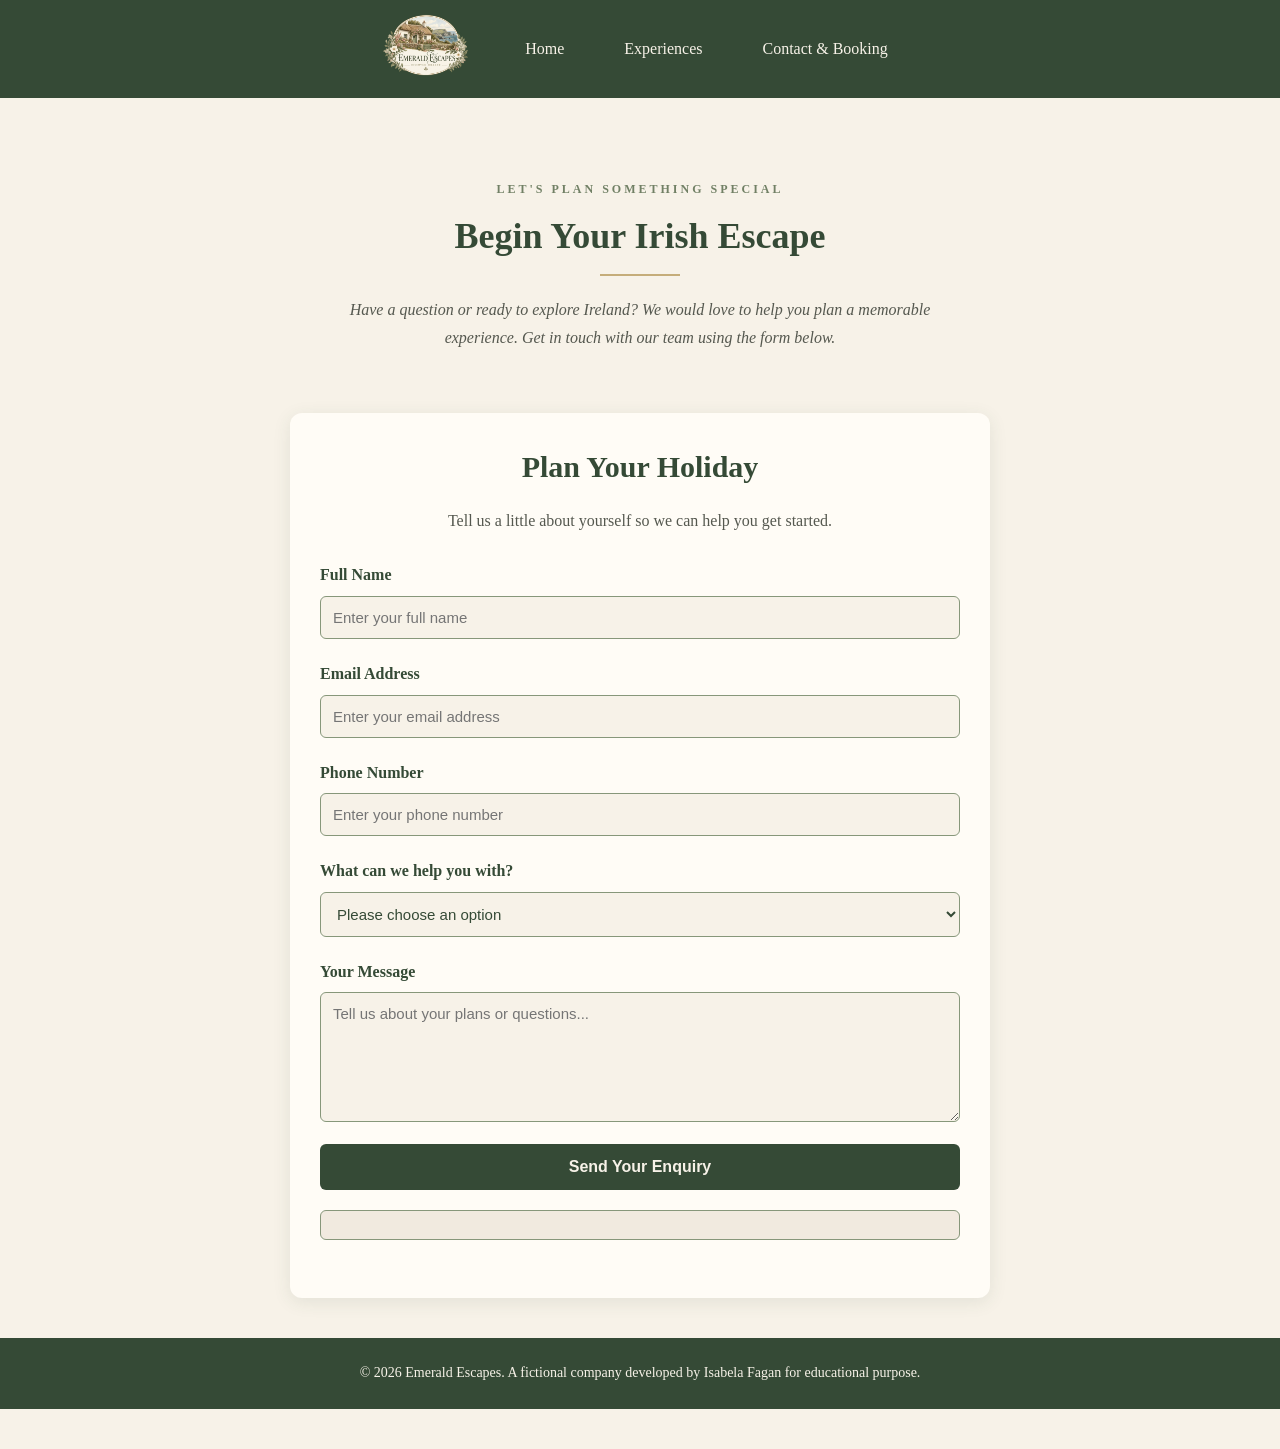
<file: contact/index.html>
<!DOCTYPE html>
<html lang="en">
<head>
    <meta charset="UTF-8">
    <meta name="viewport" content="width=device-width, initial-scale=1.0">
    <title>Contact & Booking | Emerald Escapes</title>
    <link rel="stylesheet" href="../css/style.css">
</head>
<body>
    <header>
    <nav>
        <a href="../index.html" class="logo">
            <img src="../images/emerald-logo.png" alt="Emerald Escapes logo">
        </a>
        <a href="../index.html">Home</a>
        <a href="../experiences/index.html">Experiences</a>
        <a href="index.html">Contact & Booking</a>
    </nav>
</header>
<main>
    <section class="contact-intro">
        <p class="eyebrow">LET'S PLAN SOMETHING SPECIAL</p>
        <h1>Begin Your Irish Escape</h1>
        <p>
            Have a question or ready to explore Ireland?
            We would love to help you plan a memorable experience.
            Get in touch with our team using the form below.
        </p>
    </section>
    
<section class="booking-section">
    <h2>Plan Your Holiday</h2>
    <p>Tell us a little about yourself so we can help you get started.</p>

    <form id="booking-form">
        <div class="form-group">
            <label for="full-name">Full Name</label>
            <input
                type="text"
                id="full-name"
                name="full-name"
                placeholder="Enter your full name"
                required
            >
        </div>
        
        <div class="form-group">
    <label for="email">Email Address</label>
    <input
        type="email"
        id="email"
        name="email"
        placeholder="Enter your email address"
        required
    >
</div>

<div class="form-group">
    <label for="phone">Phone Number</label>
    <input
        type="tel"
        id="phone"
        name="phone"
        placeholder="Enter your phone number"
        pattern="[0-9]{7,15}"
        required
    >
</div>

<div class="form-group">
    <label for="enquiry-type">What can we help you with?</label>
    <select id="enquiry-type" name="enquiry-type" required>
    <option value="">Please choose an option</option>
    <option value="booking">Booking</option>
    <option value="payment">Payment</option>
    <option value="general-information">General Information</option>
    <option value="other">Other</option>
</select>

</div>

<div class="form-group">
    <label for="message">Your Message</label>
    <textarea
        id="message"
        name="message"
        rows="5"
        placeholder="Tell us about your plans or questions..."
        required
        minlength="10"
    ></textarea>
</div>

<button type="submit" class="submit-button">
    Send Your Enquiry
</button>
</form>

<p id="form-feedback" role="status" aria-live="polite"></p>

</section>
</main>

<footer class="site-footer">
    <p>&copy; 2026 Emerald Escapes. A fictional company developed by Isabela Fagan for educational purpose.</p>
</footer>

<script src="../js/script.js"></script>

</body>
</html>
</file>
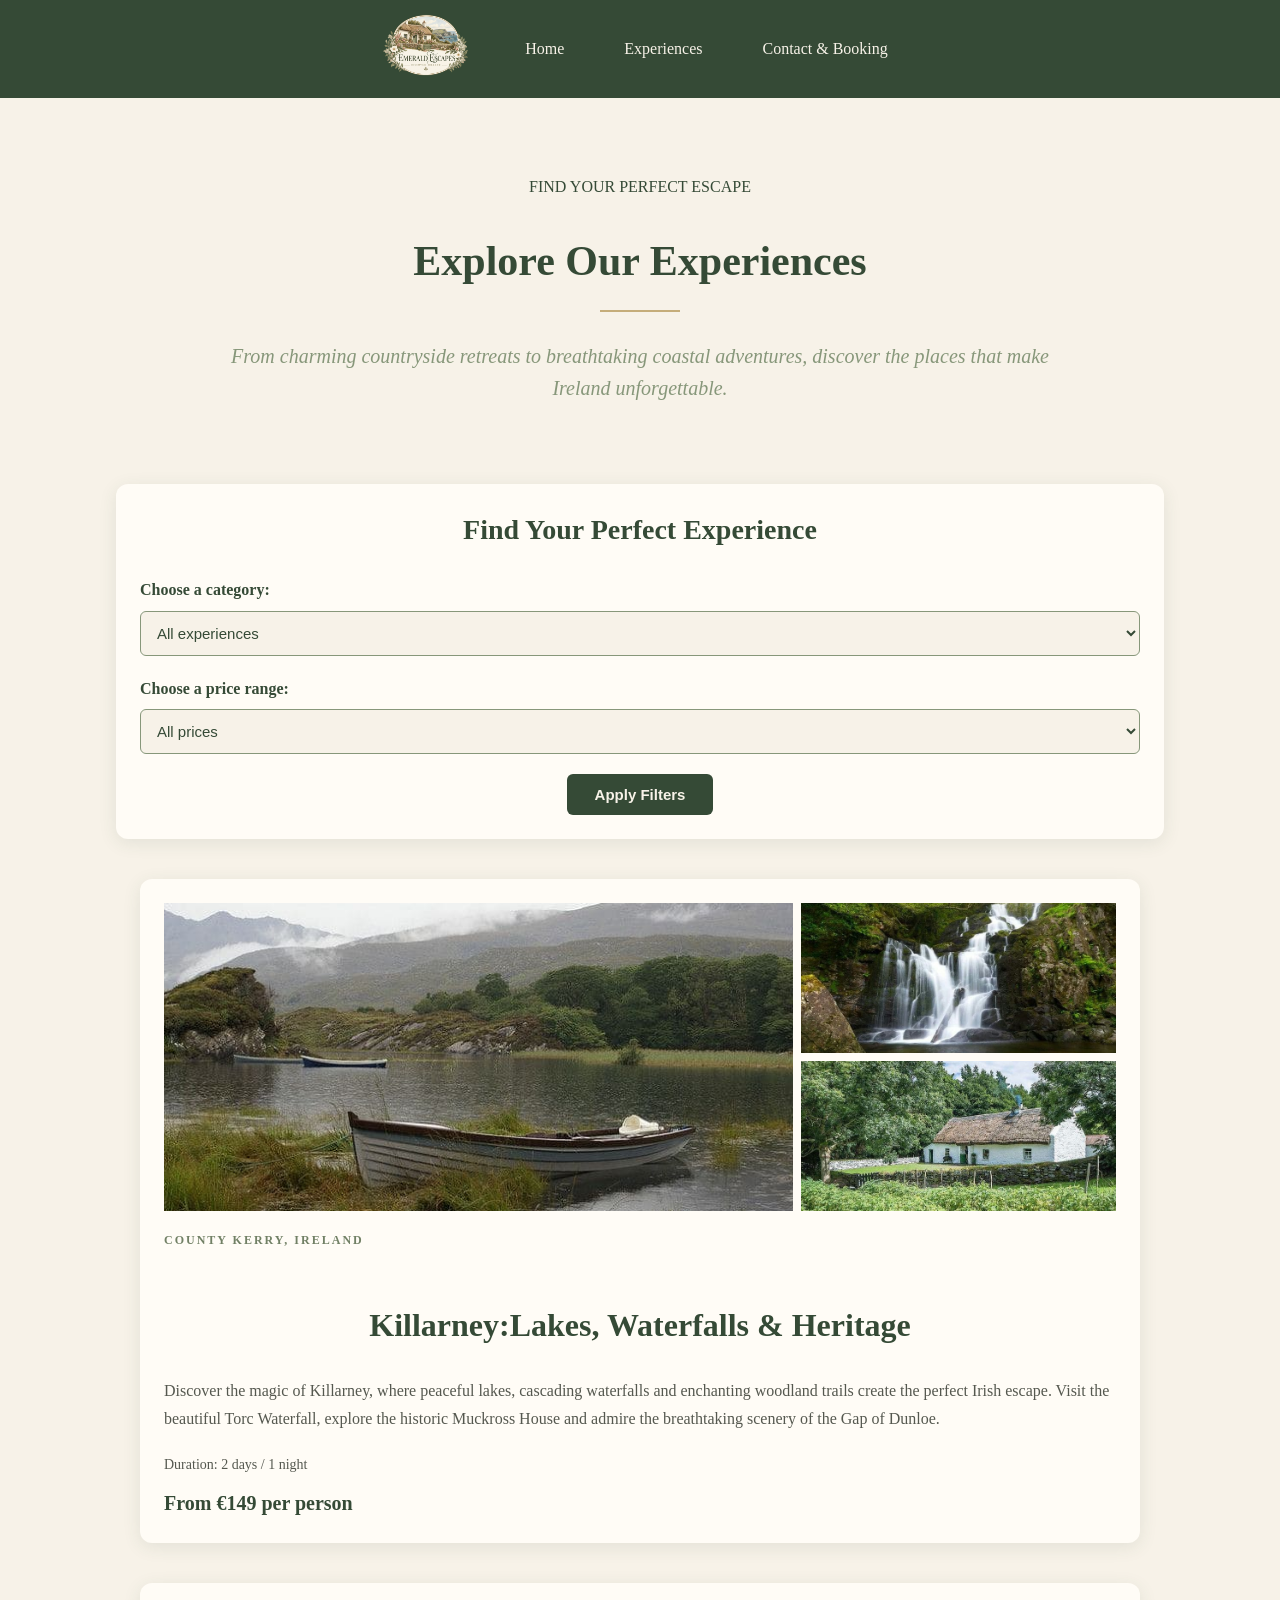
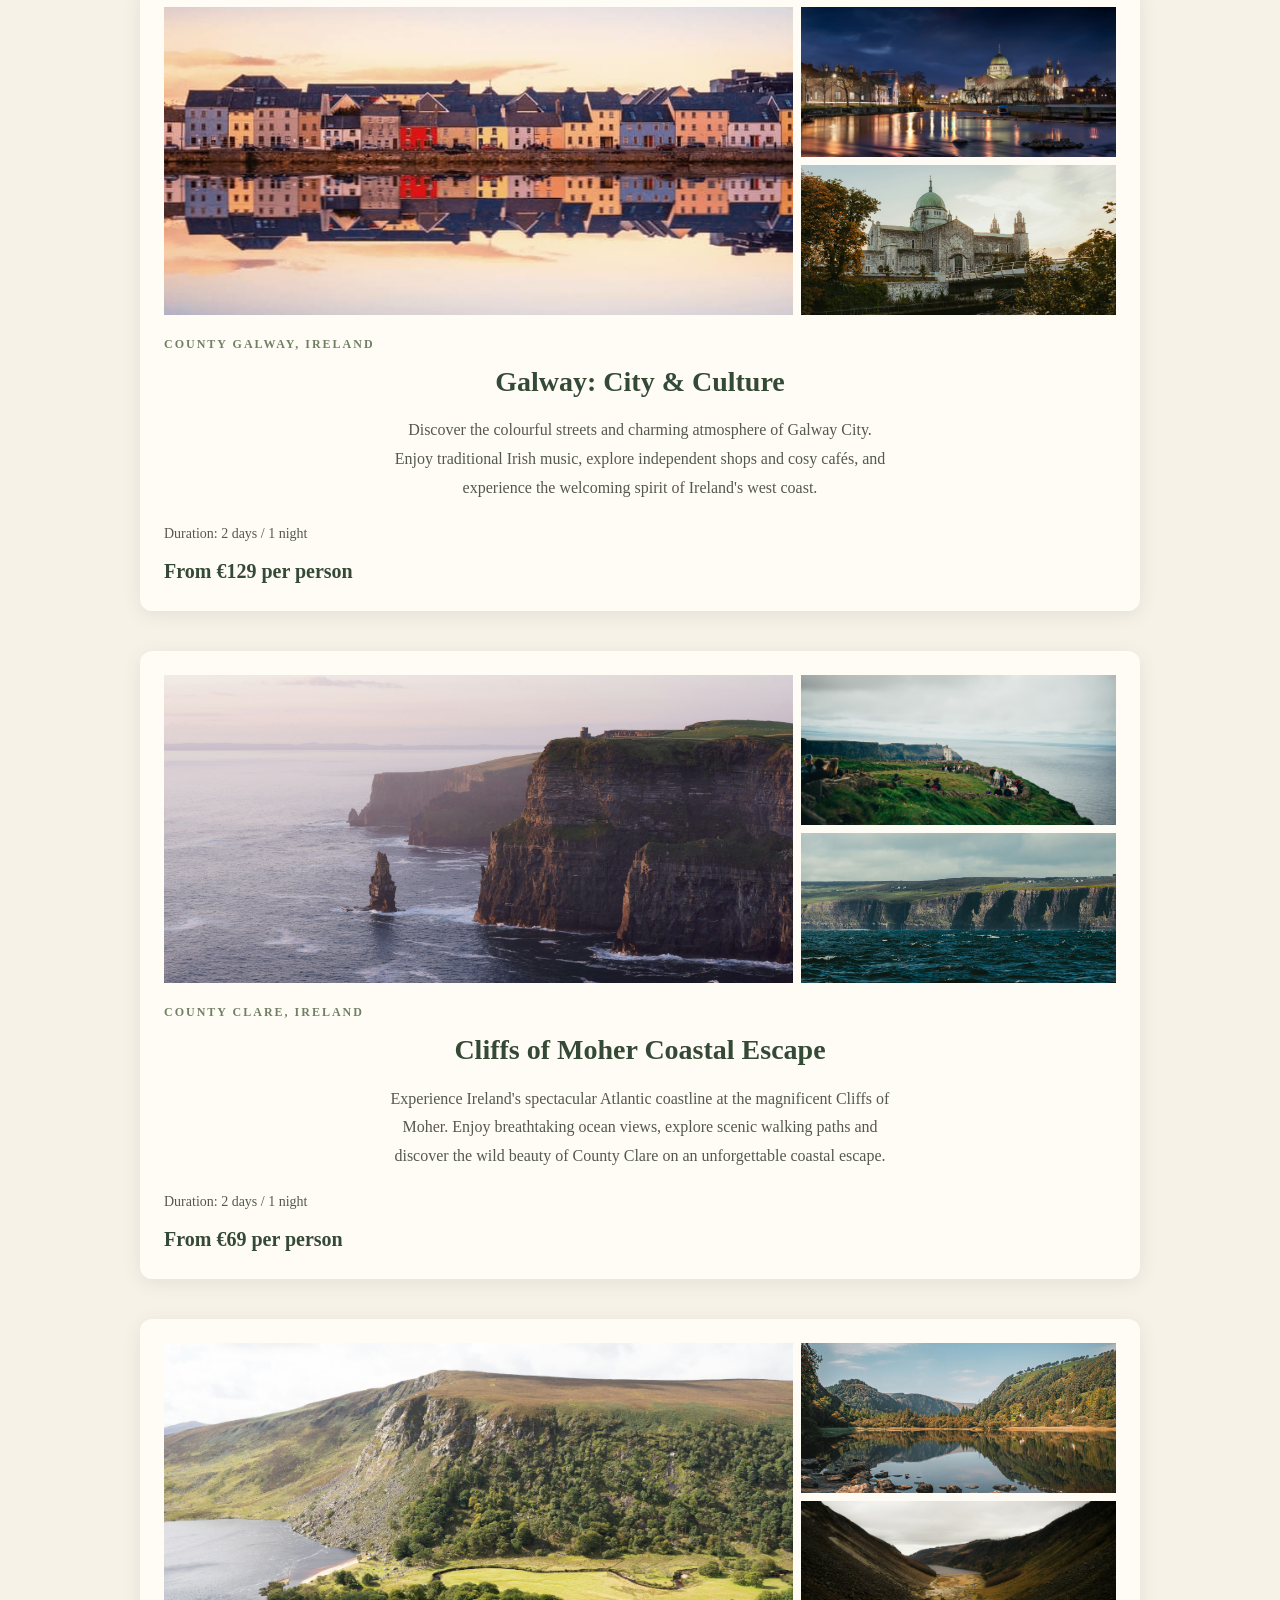
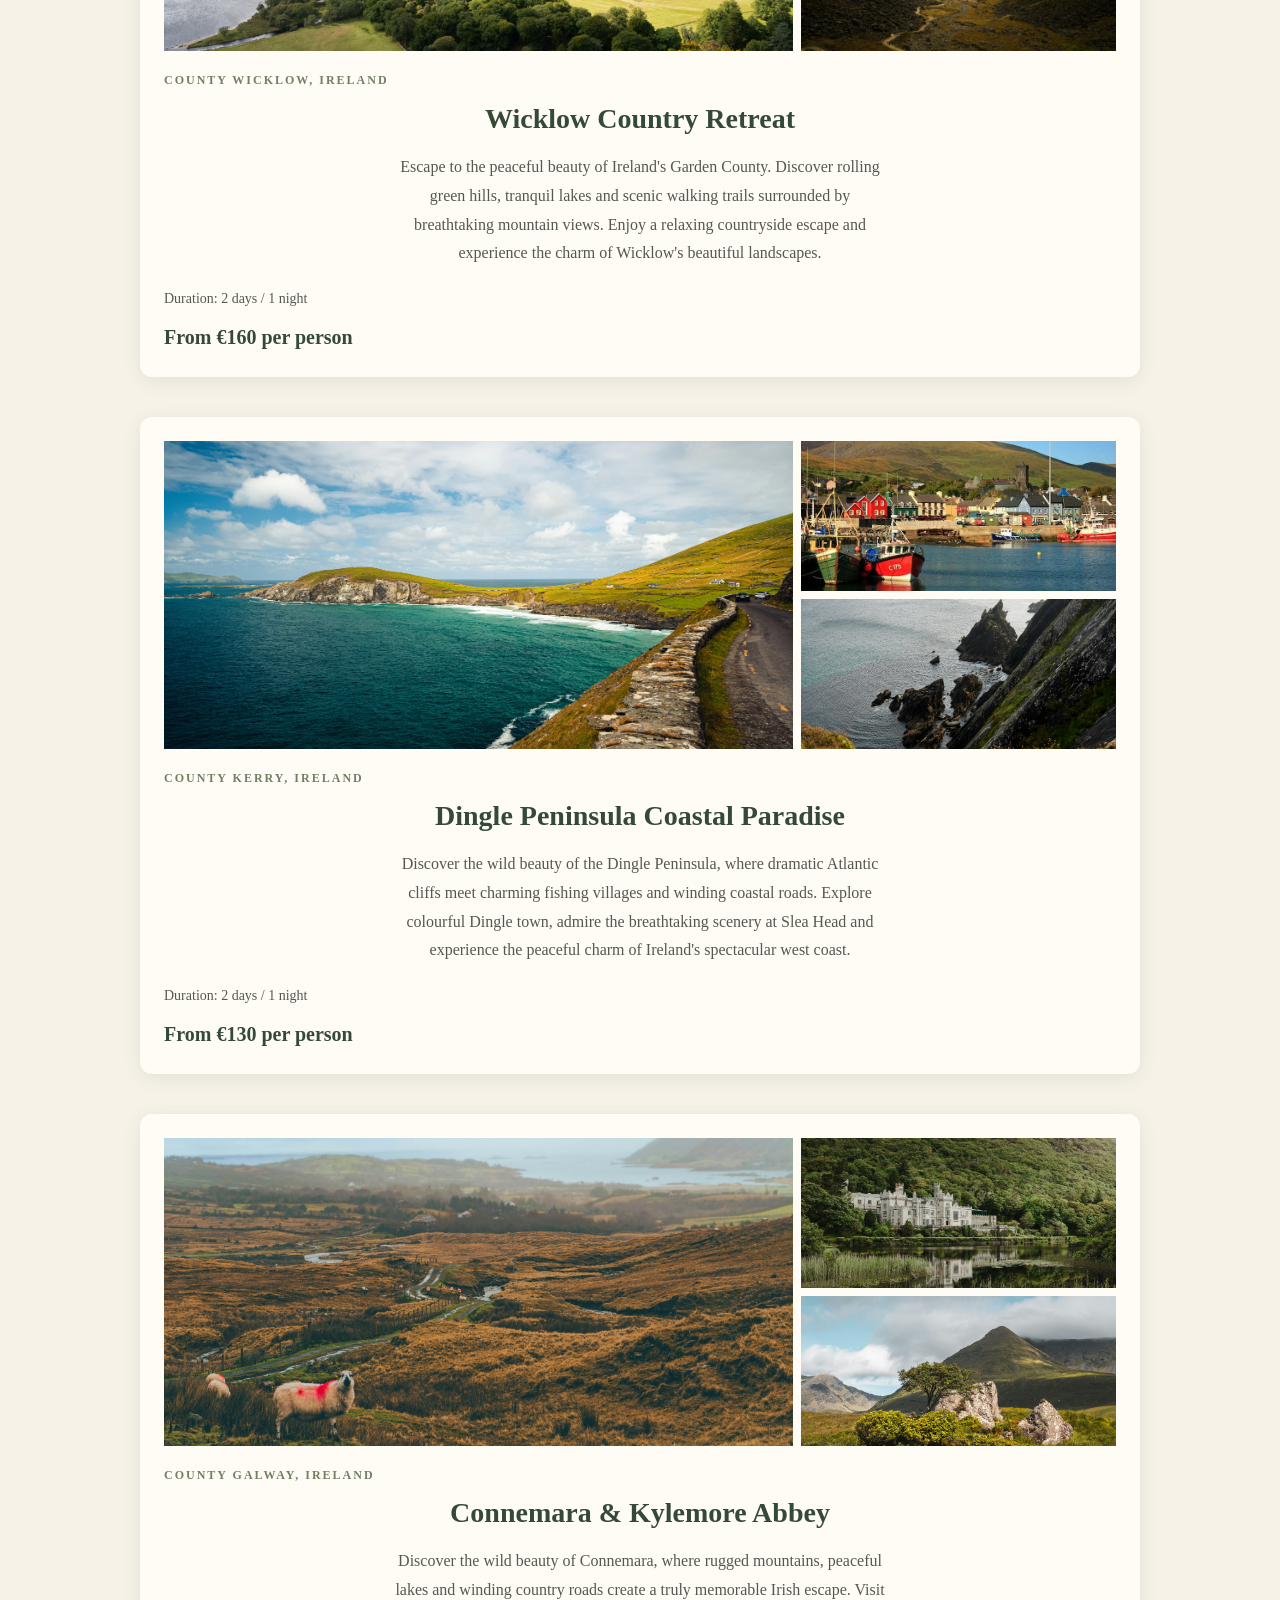
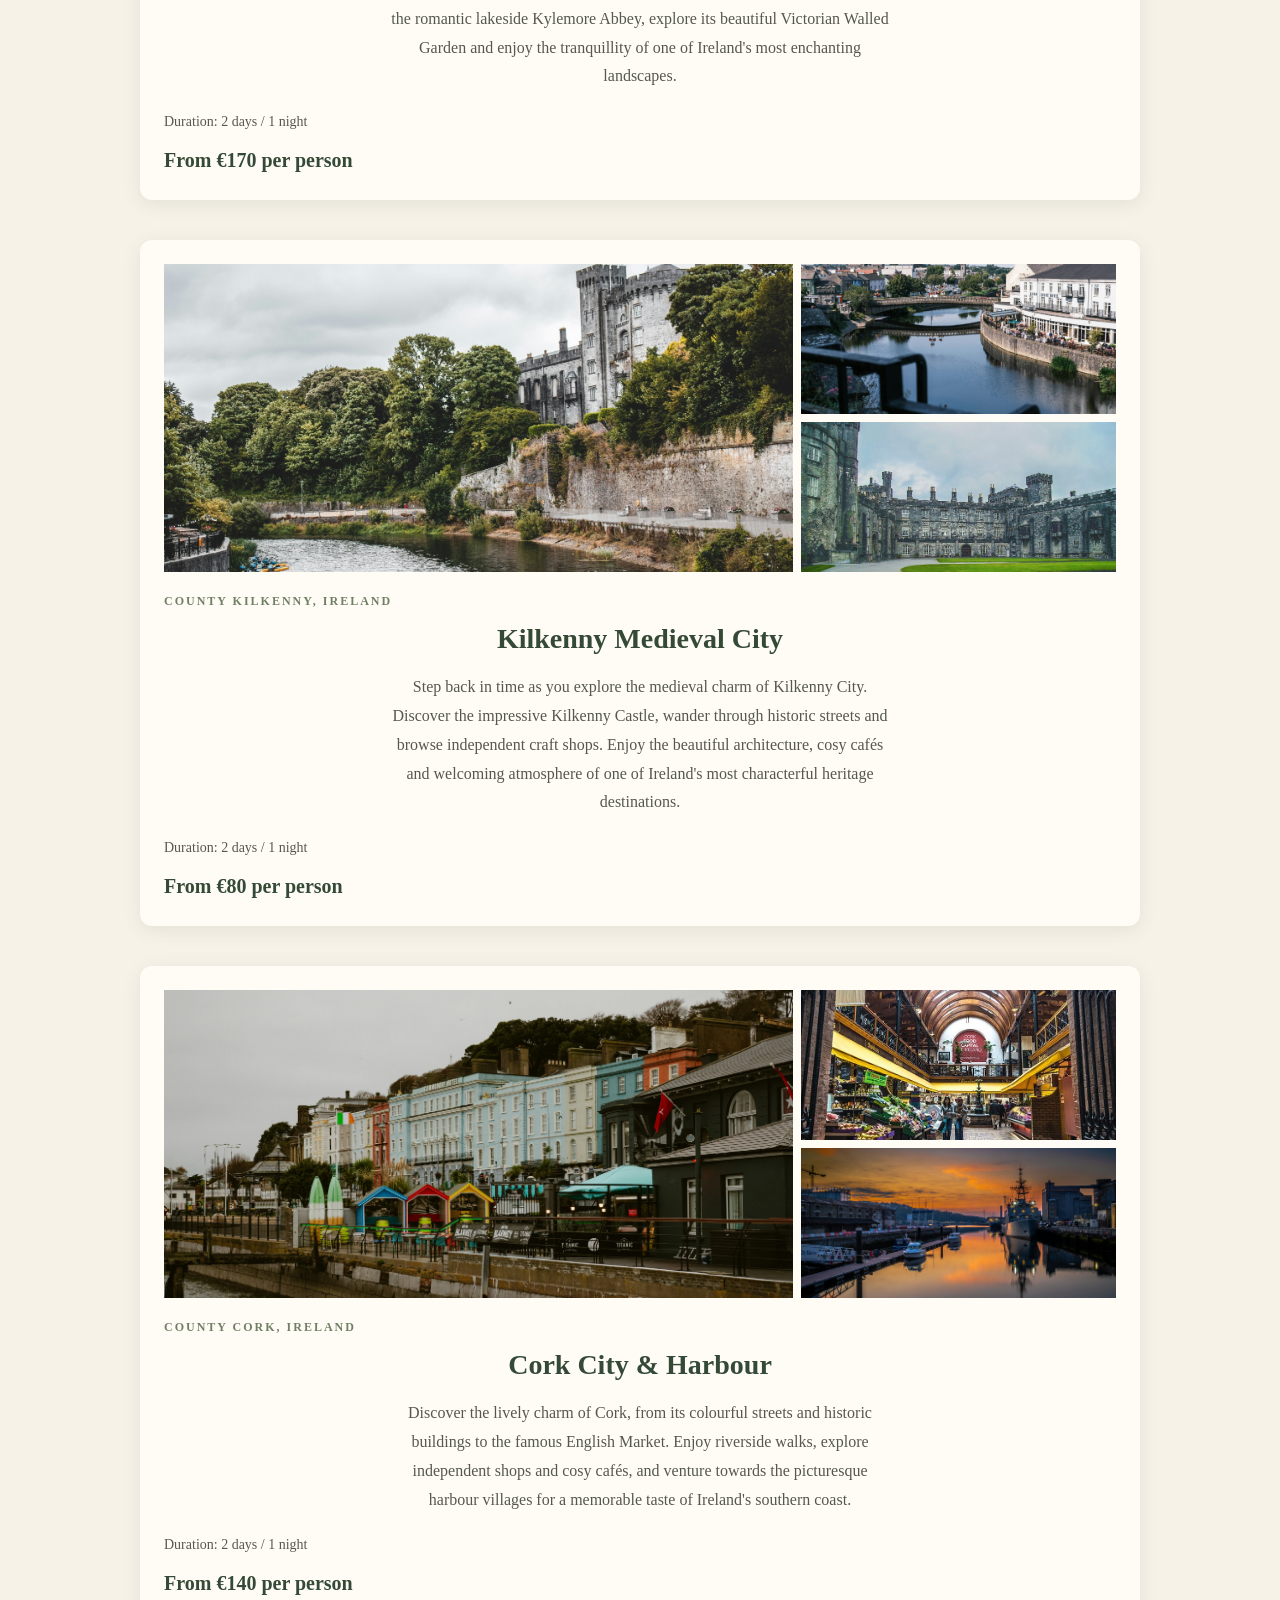
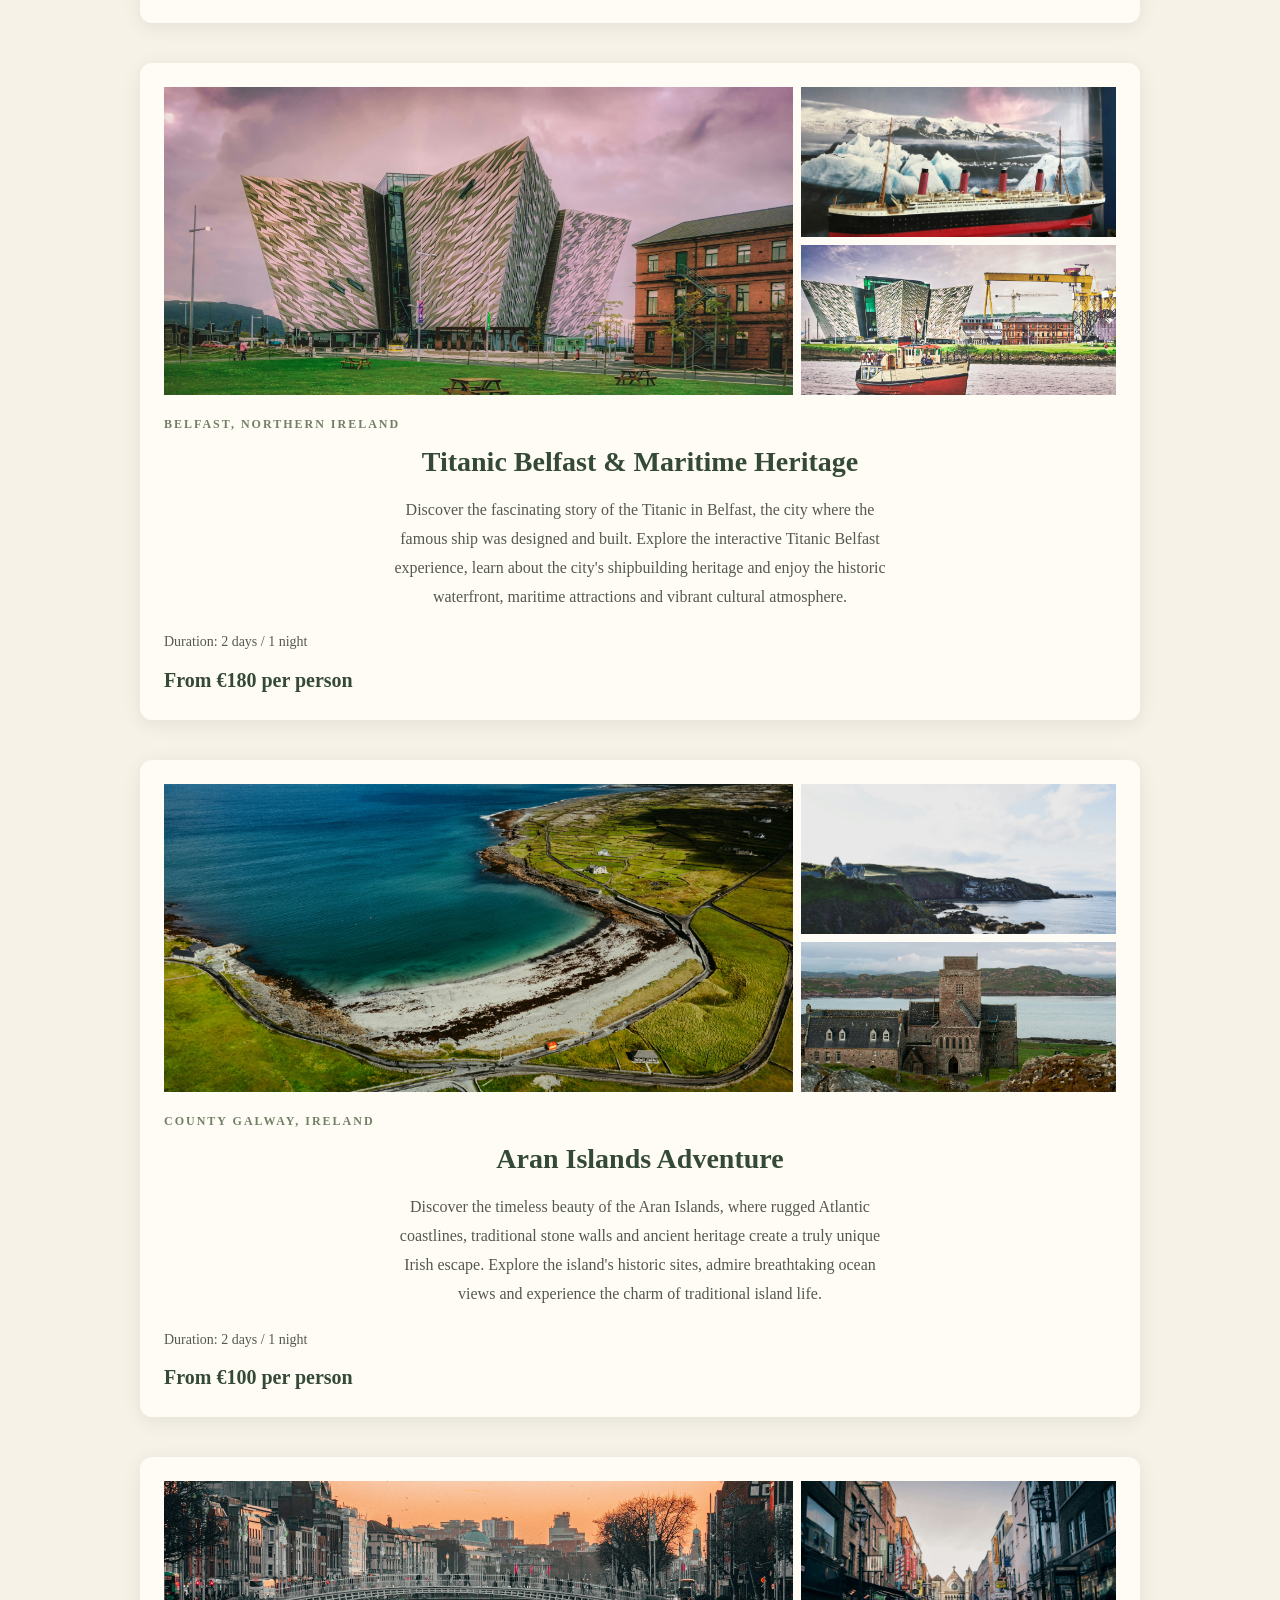
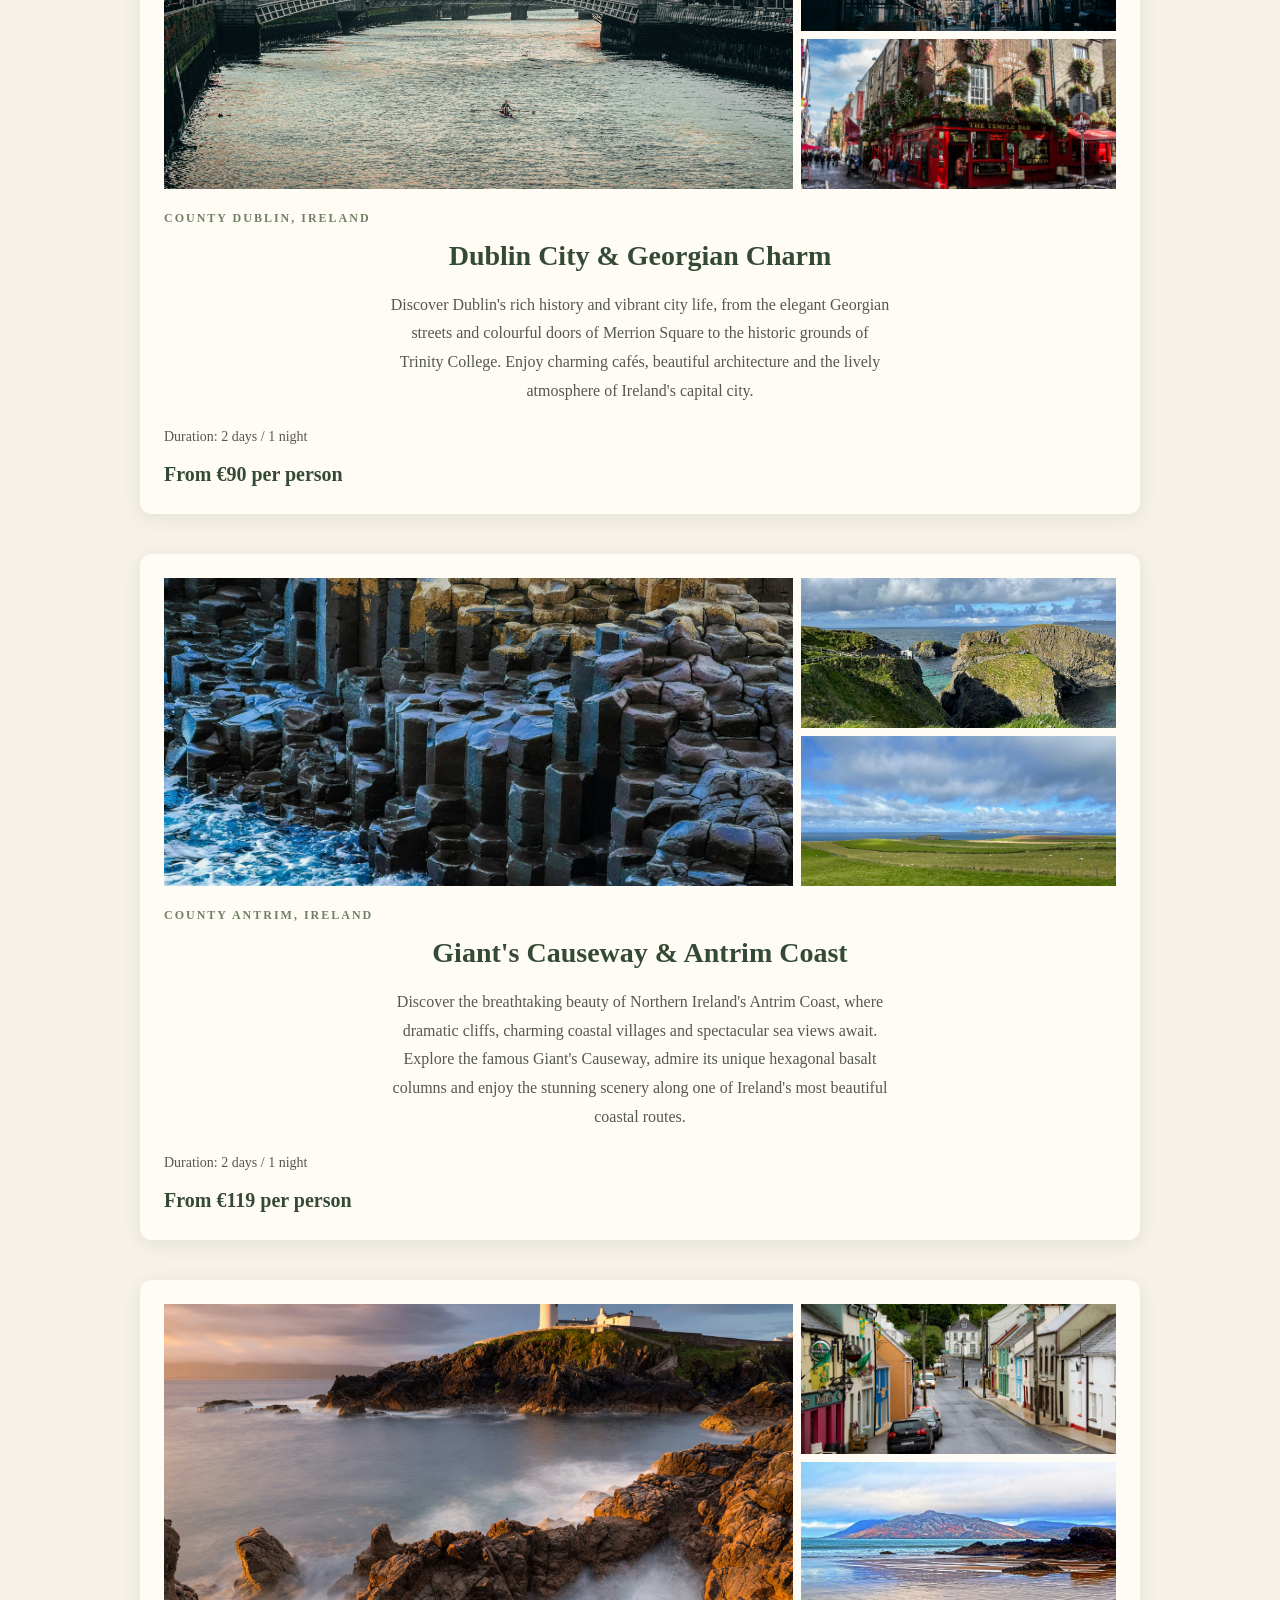
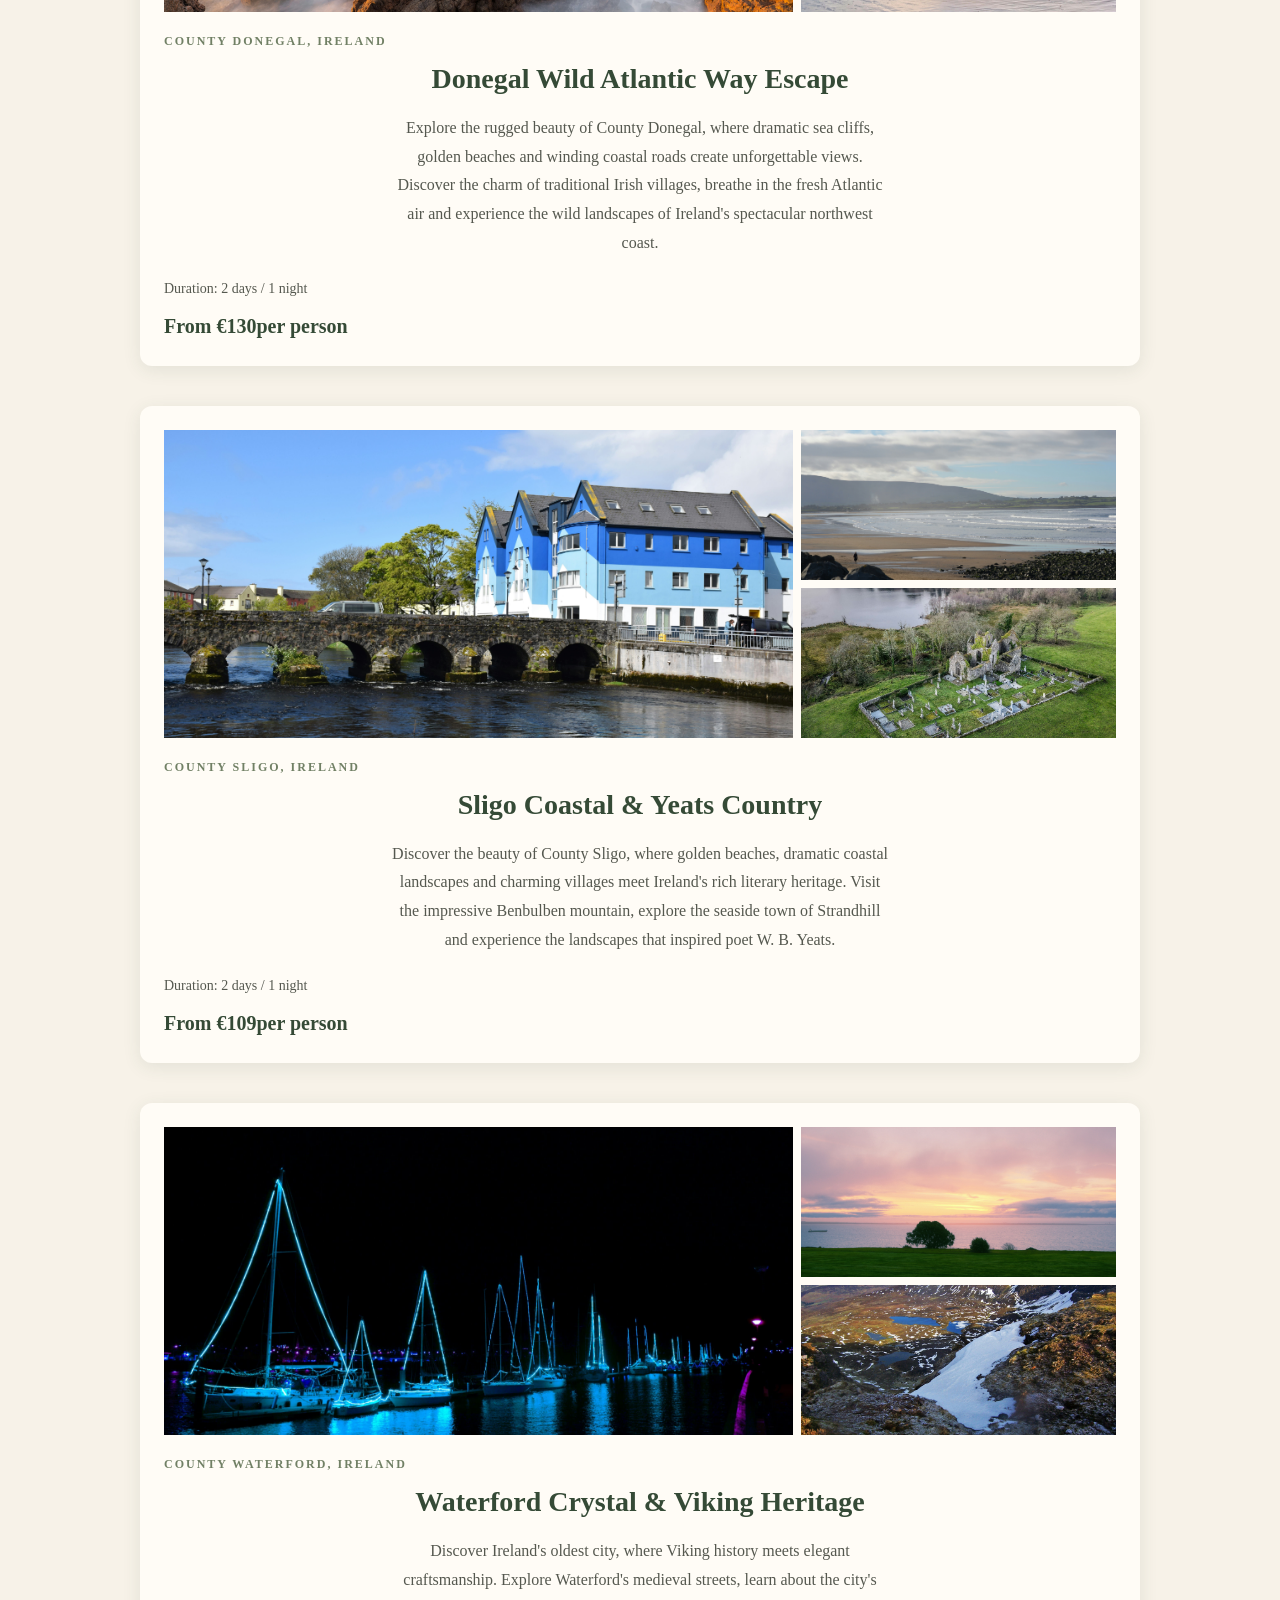
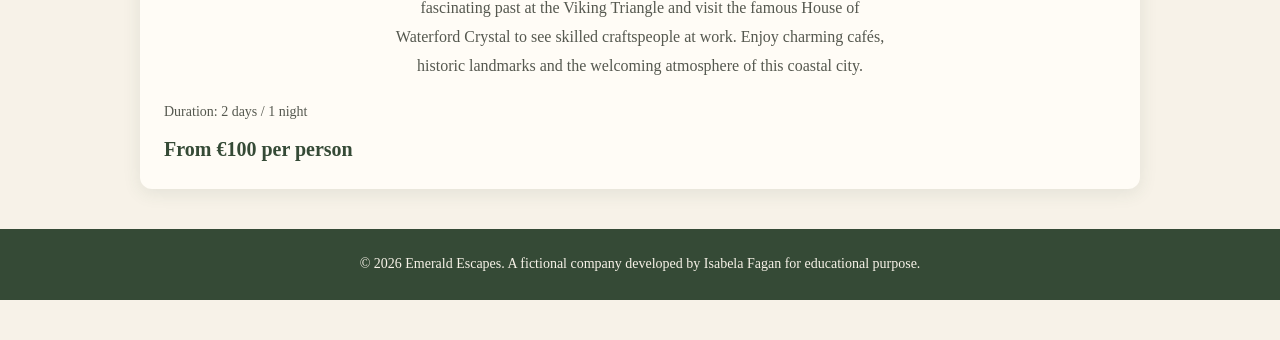
<file: experiences/index.html>
<!DOCTYPE html>
<html lang="en">
    <head>
        <meta charset="UTF-8">
        <meta name="viewport" content="width=device-width, initial-scale=1.0">
        <title>Our Experiences | Emerald Escapes</title>
        <link rel="icon" type="image/png" href="../images/emerald-logo.png">
        <link rel="stylesheet" href="../css/style.css">
    </head>
    <body>

        <nav>
            <a href="../index.html" class="logo">
                <img src="../images/emerald-logo.png" alt="Emerald Escapes - Discover Ireland">
            </a>

            <a href="../index.html">Home</a>
            <a href="index.html">Experiences</a>
            <a href="../contact/index.html">Contact & Booking</a>
        </nav>

        <header class="page-intro">
            <p class="eyebrow">FIND YOUR PERFECT ESCAPE</p>
            <h1>Explore Our Experiences</h1>
            <p>
                From charming countryside retreats to breathtaking coastal adventures,
        discover the places that make Ireland unforgettable.
            </p>
        </header>

        <!-- Destination filters -->
         <section class="destination-filters">
            <h2>Find Your Perfect Experience</h2>

            <div class="filter-group">
                <label for="category-filter">Choose a category:</label>
                
                <select id="category-filter">
                    <option value="all">All experiences</option>
                    <option value="coastal">Coastal escapes</option>
                    <option value="countryside">Countryside retreats</option>
                    <option value="city">City and culture</option>
                    <option value="adventure">Adventure and nature</option>
                </select>
            </div>

            <div class="filter-group">
                <label for="price-filter">Choose a price range:</label>
                
                <select id="price-filter">
                    <option value="all">All prices</option>
                    <option value="under-100">Under €100</option>
                    <option value="100-150">€100–€150</option>
                    <option value="over-150">Over €150</option>
                </select>
            </div>
            <button id="apply-filters" type="button">Apply Filters</button>
        </section>

       <!--Killarney card-->
       
       <div class="destination-card" data-category="countryside" data-price="149">
        
        <div class="destination-gallery">
        <img src="../images/killarney.jpg"
             alt="Torc Waterfall surrounded by lush woodland in Killarney National Park">

        <img src="../images/killarney1.jpg"
             alt="Historic Muckross House and its beautiful gardens in Killarney">

        <img src="../images/killarney3.jpg"
             alt="Scenic mountain landscape at the Gap of Dunloe in County Kerry">
    </div>

    <div class="destination-info">

        <p class="destination-location">COUNTY KERRY, IRELAND</p>

        <h2>Killarney:Lakes, Waterfalls &amp; Heritage</h2>

        <p>
            Discover the magic of Killarney, where peaceful lakes,
            cascading waterfalls and enchanting woodland trails
            create the perfect Irish escape. Visit the beautiful
            Torc Waterfall, explore the historic Muckross House
            and admire the breathtaking scenery of the Gap of Dunloe.
        </p>

        <p class="destination-duration">
            Duration: 2 days / 1 night
        </p>

        <p class="destination-price">
            From €149 per person
        </p>

    </div>
</div>

<!--Galway card-->

<div class="destination-card" data-category="city" data-price="129">

    <div class="destination-gallery">
        <img src="../images/galway.jpg"
             alt="Colourful streets in Galway City">

        <img src="../images/galway1.jpg"
             alt="Night Life">

        <img src="../images/galway2.jpg"
             alt="Scenic views of Galway Cathedral">
    </div>

    <div class="destination-info">

        <p class="destination-location">COUNTY GALWAY, IRELAND</p>

        <h3>Galway: City & Culture</h3>

        <p>
            Discover the colourful streets and charming atmosphere
            of Galway City. Enjoy traditional Irish music, explore
            independent shops and cosy cafés, and experience the
            welcoming spirit of Ireland's west coast.
        </p>

        <p class="destination-duration">
            Duration: 2 days / 1 night
        </p>

        <p class="destination-price">
            From €129 per person
        </p>

    </div>
</div>

<!--Cliffs of Moher card-->

<div class="destination-card" data-category="coastal" data-price="69">

    <div class="destination-gallery">
        <img src="../images/cliffs.jpg"
             alt="Dramatic cliffs overlooking the Atlantic Ocean">

        <img src="../images/cliffs1.jpg"
             alt="Walking path along the Cliffs of Moher">

        <img src="../images/cliffs2.jpg"
             alt="Beautiful coastal views in County Clare">
    </div>

    <div class="destination-info">

        <p class="destination-location">COUNTY CLARE, IRELAND</p>

        <h3>Cliffs of Moher Coastal Escape</h3>

        <p>
            Experience Ireland's spectacular Atlantic coastline at
            the magnificent Cliffs of Moher. Enjoy breathtaking ocean
            views, explore scenic walking paths and discover the wild
            beauty of County Clare on an unforgettable coastal escape.
        </p>

        <p class="destination-duration">
            Duration: 2 days / 1 night
        </p>

        <p class="destination-price">
            From €69 per person
        </p>

    </div>
</div>

<!--Wicklow Card-->

<div class="destination-card" data-category="countryside" data-price="159">

    <div class="destination-gallery">
        <img src="../images/wicklow.jpg"
             alt="Green rolling hills in the Wicklow Mountains">

        <img src="../images/wicklow1.jpg"
             alt="Peaceful lake surrounded by the Wicklow countryside">

        <img src="../images/wicklow2.jpg"
             alt="Scenic walking trail through the Wicklow Mountains">
    </div>

    <div class="destination-info">

        <p class="destination-location">COUNTY WICKLOW, IRELAND</p>

        <h3>Wicklow Country Retreat</h3>

        <p>
            Escape to the peaceful beauty of Ireland's Garden County.
            Discover rolling green hills, tranquil lakes and scenic
            walking trails surrounded by breathtaking mountain views.
            Enjoy a relaxing countryside escape and experience the
            charm of Wicklow's beautiful landscapes.
        </p>

        <p class="destination-duration">
            Duration: 2 days / 1 night
        </p>

        <p class="destination-price">
            From €160 per person
        </p>

    </div>
</div>

<!--Dingle Card-->

<div class="destination-card" data-category="coastal" data-price="139">

    <div class="destination-gallery">
        <img src="../images/dingle.jpg"
             alt="Dramatic coastal scenery along the Dingle Peninsula">

        <img src="../images/dingle1.jpg"
             alt="Colourful traditional buildings in Dingle town">

        <img src="../images/dingle2.jpg"
             alt="Scenic Atlantic coastline near Slea Head in County Kerry">
    </div>

    <div class="destination-info">

        <p class="destination-location">COUNTY KERRY, IRELAND</p>

        <h3>Dingle Peninsula Coastal Paradise</h3>

        <p>
             Discover the wild beauty of the Dingle Peninsula, where
             dramatic Atlantic cliffs meet charming fishing villages
             and winding coastal roads. Explore colourful Dingle town,
             admire the breathtaking scenery at Slea Head and experience
             the peaceful charm of Ireland's spectacular west coast.
        </p>

        <p class="destination-duration">
            Duration: 2 days / 1 night
        </p>

        <p class="destination-price">
            From €130 per person
        </p>

    </div>
</div>

<!--Connemara & Kylemore Abbey Card-->

<div class="destination-card" data-category="countryside" data-price="169">

    <div class="destination-gallery">
        <img src="../images/connemara.jpg"
             alt="Mountain scenery">

        <img src="../images/connemara1.jpg"
             alt="Historic Kylemore Abbey beside its peaceful lake">

        <img src="../images/connemara2.jpg"
             alt="Beautiful gardens surrounded by the mountains of Connemara">
    </div>

    <div class="destination-info">

        <p class="destination-location">COUNTY GALWAY, IRELAND</p>

        <h3>Connemara & Kylemore Abbey</h3>

        <p>
             Discover the wild beauty of Connemara, where rugged
             mountains, peaceful lakes and winding country roads
             create a truly memorable Irish escape. Visit the
             romantic lakeside Kylemore Abbey, explore its beautiful
             Victorian Walled Garden and enjoy the tranquillity of
             one of Ireland's most enchanting landscapes.
        </p>

        <p class="destination-duration">
            Duration: 2 days / 1 night
        </p>

        <p class="destination-price">
            From €170 per person
        </p>

    </div>
</div>

<!--Kilkenny Card-->

<div class="destination-card" data-category="city" data-price="79">

    <div class="destination-gallery">
        <img src="../images/kilkenny.jpg"
             alt="Mountain scenery">

        <img src="../images/kilkenny1.jpg"
             alt="Historic Kylemore Abbey beside its peaceful lake">

        <img src="../images/kilkenny2.jpg"
             alt="Beautiful gardens surrounded by the mountains of Connemara">
    </div>

    <div class="destination-info">

        <p class="destination-location">COUNTY KILKENNY, IRELAND</p>

        <h3>Kilkenny Medieval City</h3>

        <p>
             Step back in time as you explore the medieval charm of
             Kilkenny City. Discover the impressive Kilkenny Castle,
             wander through historic streets and browse independent
             craft shops. Enjoy the beautiful architecture, cosy cafés
             and welcoming atmosphere of one of Ireland's most
             characterful heritage destinations.
        </p>

        <p class="destination-duration">
            Duration: 2 days / 1 night
        </p>

        <p class="destination-price">
            From €80 per person
        </p>

    </div>
</div>

<!--Cork Card-->

<div class="destination-card" data-category="city" data-price="149">

    <div class="destination-gallery">
        <img src="../images/cork.jpg"
             alt="Colourful buildings along the River Lee in Cork City">

        <img src="../images/cork1.jpg"
             alt="Historic stalls and produce inside Cork's English Market">

        <img src="../images/cork2.jpg"
             alt="Scenic harbour and waterfront near Cork">
    </div>

    <div class="destination-info">

        <p class="destination-location">COUNTY CORK, IRELAND</p>

        <h3>Cork City & Harbour</h3>

        <p>
             Discover the lively charm of Cork, from its colourful
             streets and historic buildings to the famous English
             Market. Enjoy riverside walks, explore independent shops
             and cosy cafés, and venture towards the picturesque
             harbour villages for a memorable taste of Ireland's
             southern coast.
        </p>

        <p class="destination-duration">
            Duration: 2 days / 1 night
        </p>

        <p class="destination-price">
            From €140 per person
        </p>

    </div>
</div>

<!--titanic Card-->

<div class="destination-card" data-category="city" data-price="179">

    <div class="destination-gallery">
        <img src="../images/titanic.jpg"
             alt="The striking exterior of Titanic Belfast museum">

        <img src="../images/titanic1.jpg"
             alt="Maritime heritage exhibits at Titanic Belfast">

        <img src="../images/titanic2.jpg"
             alt="Historic shipbuilding and waterfront in Belfast">
    </div>

    <div class="destination-info">

        <p class="destination-location">BELFAST, NORTHERN IRELAND</p>

        <h3>Titanic Belfast & Maritime Heritage</h3>

        <p>
             Discover the fascinating story of the Titanic in Belfast,
             the city where the famous ship was designed and built.
             Explore the interactive Titanic Belfast experience,
             learn about the city's shipbuilding heritage and enjoy
             the historic waterfront, maritime attractions and
             vibrant cultural atmosphere.
        </p>

        <p class="destination-duration">
            Duration: 2 days / 1 night
        </p>

        <p class="destination-price">
            From €180 per person
        </p>

    </div>
</div>

<!--Aran island Card-->

<div class="destination-card" data-category="adventure" data-price="99">

    <div class="destination-gallery">
        <img src="../images/aran.jpg"
             alt="The striking exterior of Titanic Belfast museum">

        <img src="../images/aran1.jpg"
             alt="Maritime heritage exhibits at Titanic Belfast">

        <img src="../images/aran2.jpg"
             alt="Historic shipbuilding and waterfront in Belfast">
    </div>

    <div class="destination-info">

        <p class="destination-location">COUNTY GALWAY, IRELAND</p>

        <h3>Aran Islands Adventure</h3>

        <p>
             Discover the timeless beauty of the Aran Islands, where
             rugged Atlantic coastlines, traditional stone walls and
             ancient heritage create a truly unique Irish escape.
             Explore the island's historic sites, admire breathtaking
             ocean views and experience the charm of traditional
             island life.
        </p>

        <p class="destination-duration">
            Duration: 2 days / 1 night
        </p>

        <p class="destination-price">
            From €100 per person
        </p>

    </div>
</div>

<!--Dublin Card-->

<div class="destination-card" data-category="city" data-price="89">

    <div class="destination-gallery">
        <img src="../images/dublin.jpg"
             alt="The striking exterior of Titanic Belfast museum">

        <img src="../images/dublin1.jpg"
             alt="Maritime heritage exhibits at Titanic Belfast">

        <img src="../images/dublin2.jpg"
             alt="Historic shipbuilding and waterfront in Belfast">
    </div>

    <div class="destination-info">

        <p class="destination-location">COUNTY DUBLIN, IRELAND</p>

        <h3>Dublin City & Georgian Charm</h3>

        <p>
             Discover Dublin's rich history and vibrant city life,
             from the elegant Georgian streets 
             and colourful doors of Merrion Square to the historic grounds of Trinity College. 
             Enjoy charming cafés, beautiful architecture and the lively atmosphere of Ireland's capital city.
        </p>

        <p class="destination-duration">
            Duration: 2 days / 1 night
        </p>

        <p class="destination-price">
            From €90 per person
        </p>

    </div>
</div>

<!--Giant Causeway & Antrim Card-->

<div class="destination-card" data-category="city" data-price="89">

    <div class="destination-gallery">
        <img src="../images/giant.jpg"
             alt="The striking exterior of Titanic Belfast museum">

        <img src="../images/giant1.jpg"
             alt="Maritime heritage exhibits at Titanic Belfast">

        <img src="../images/giant2.jpg"
             alt="Historic shipbuilding and waterfront in Belfast">
    </div>

    <div class="destination-info">

        <p class="destination-location">COUNTY ANTRIM, IRELAND</p>

        <h3>Giant's Causeway & Antrim Coast</h3>

        
             <p>Discover the breathtaking beauty of Northern Ireland's Antrim Coast, where dramatic cliffs, 
                charming coastal villages and spectacular sea views await. Explore the famous Giant's Causeway, 
                admire its unique hexagonal basalt columns and enjoy the stunning scenery along one of Ireland's most beautiful coastal routes.</p>
        

        <p class="destination-duration">
            Duration: 2 days / 1 night
        </p>

        <p class="destination-price">
            From €119 per person
        </p>

    </div>
</div>

<!--Donegal Card-->

<div class="destination-card" data-category="coastal" data-price="129">

    <div class="destination-gallery">
        <img src="../images/donegal.jpg"
             alt="The striking exterior of Titanic Belfast museum">

        <img src="../images/donegal1.jpg"
             alt="Maritime heritage exhibits at Titanic Belfast">

        <img src="../images/donegal2.jpg"
             alt="Historic shipbuilding and waterfront in Belfast">
    </div>

    <div class="destination-info">

        <p class="destination-location">COUNTY DONEGAL, IRELAND</p>

        <h3>Donegal Wild Atlantic Way Escape</h3>

        
             <p>Explore the rugged beauty of County Donegal, where dramatic sea cliffs, golden beaches and winding coastal roads create unforgettable views. 
                Discover the charm of traditional Irish villages,
                 breathe in the fresh Atlantic air and experience the wild landscapes of Ireland's spectacular northwest coast.</p>
        

        <p class="destination-duration">
            Duration: 2 days / 1 night
        </p>

        <p class="destination-price">
            From €130per person
        </p>

    </div>
</div>

<!--Sligo Card-->

<div class="destination-card" data-category="coastal" data-price="109">

    <div class="destination-gallery">
        <img src="../images/sligo.jpg"
             alt="The striking exterior of Titanic Belfast museum">

        <img src="../images/sligo1.jpg"
             alt="Maritime heritage exhibits at Titanic Belfast">

        <img src="../images/sligo2.jpg"
             alt="Historic shipbuilding and waterfront in Belfast">
    </div>

    <div class="destination-info">

        <p class="destination-location">COUNTY SLIGO, IRELAND</p>

        <h3>Sligo Coastal & Yeats Country</h3>

        
             <p>Discover the beauty of County Sligo, where golden beaches, 
                dramatic coastal landscapes and charming villages meet Ireland's rich literary heritage. 
                Visit the impressive Benbulben mountain, explore the seaside town of Strandhill 
                and experience the landscapes that inspired poet W. B. Yeats.</p>
        

        <p class="destination-duration">
            Duration: 2 days / 1 night
        </p>

        <p class="destination-price">
            From €109per person
        </p>

    </div>
</div>

<!--Waterford Card-->

<div class="destination-card" data-category="city" data-price="99">

    <div class="destination-gallery">
        <img src="../images/Waterford.jpg"
             alt="The striking exterior of Titanic Belfast museum">

        <img src="../images/Waterford1.jpg"
             alt="Maritime heritage exhibits at Titanic Belfast">

        <img src="../images/Waterford2.jpg"
             alt="Historic shipbuilding and waterfront in Belfast">
    </div>

    <div class="destination-info">

        <p class="destination-location">COUNTY WATERFORD, IRELAND</p>

        <h3>Waterford Crystal & Viking Heritage</h3>

        
             <p>Discover Ireland's oldest city, where Viking history meets elegant craftsmanship. 
                Explore Waterford's medieval streets, learn about the city's fascinating past at the Viking Triangle 
                and visit the famous House of Waterford Crystal to see skilled craftspeople at work. 
                Enjoy charming cafés, historic landmarks and the welcoming atmosphere of this coastal city.</p>
        

        <p class="destination-duration">
            Duration: 2 days / 1 night
        </p>

        <p class="destination-price">
            From €100 per person
        </p>

    </div>
</div>
<p id="no-results" style="display: none;">No experiences match your filters. Please try another selection.</p>
         <script src="../js/script.js"></script>
         <footer class="site-footer">
            <p>&copy; 2026 Emerald Escapes. A fictional company developed by Isabela Fagan for educational purpose.</p>
        </footer>
    </body>
</html>
</file>
<file: css/style.css>
body {
    background-color: #f7f2e8;
    color: #354a36;
    font-family: Georgia, 'Times New Roman', Times, serif;
    line-height: 1.6;
    margin: 0;
    padding-bottom: 40px;
    overflow-wrap: break-word;
}

h1 {
    color: #354a36;
    font-size: 42px;
    text-align: center;
}

h1 + p {
    text-align: center;
    font-size: 20px;
    font-style: italic;
    color: #87977a;

}

body > p:nth-of-type(2) {
    text-align: center;
    max-width: 750px;
    margin: 30px auto;
    padding: 0 20px;

}

h2 {
    text-align: center;
    font-size: 32px;
    color: #354a36;
    margin-top: 50px;
    margin-bottom: 25px;

}

h3 {
    color: #718065;
    font-size: 23px;
    text-align: center;
    margin-top: 30px;
    margin-bottom: 10px;

}

h3 + p {
    text-align: center;
    max-width: 500px;
    margin: 0 auto 25px;
    padding: 0 20px;

}

a {
    display: inline-block;
    background-color: #354a36;
    color: #f7f2e8;
    text-decoration: none;
    padding: 12px 24px;
    border-radius: 4px;
    font-size: 16px;

}

a:hover {
    background-color: #87977a;
    color: #ffffff;
    transition: background-color 0.3s ease;

}

h1::after {
    content: "";
    display: block;
    width: 80px;
    height: 2px;
    background-color: #c5ad7a;
    margin: 15px auto 0;

}

@media (max-width: 600px) {
    h1 {
        font-size: 32px;

    }

    h2 {
        font-size: 26px;

    }

}

/* Navigation menu */
nav {
    background-color: #354a36;
    text-align: center;
    padding: 12px 15px;
    align-items: center;
    display: flex;
    justify-content: center;
    gap: 8px;

}

nav a {
    display: inline-block;
    background-color: transparent;
    color: #f7f2e8;
    text-decoration: none;
    padding: 8px 16px;
    margin: 0 10px;
    border-radius: 4px;
    font-size: 16px;
}
nav a:first-child {
    background-color: #53694d;
    color: #fff;
}

nav a:hover {
    background-color: #87977a;
    color: #ffffff;

}

/* Experience Cards */
.experience-card {
    background-color: #F1EADF;
    max-width: 500px;
    margin: 25px auto;
    padding: 28px;
    border: 1px solid #d9b8aa;
    border-radius: 14px;
    box-sizing: border-box;
    min-height: 360px;
    box-shadow: 0 4px 12px rgba(53, 74, 54, 0.08);

}

.experience-card h3 {
    margin-top: 0;
    margin-bottom: 15px;
    color: #53694d;
}

.experience-card p {
    color: #626b5a;
    font-size: 15px;
    line-height: 1.8;
}

.experience-card h3::after {
    content: "";
    display: block;
    width: 45px;
    height: 2px;
    background-color: #c5ad7a;
    margin: 10px auto 0;
}


.experience-card {
    transition: transform 0.3s ease, box-shadow 0.3s ease;
}


.experience-card:hover {
    transform: translateY(-5px);
    box-shadow: 0 6px 15px rgba(53, 74, 54, 0.15);

}

.experience-card img {
    width: 100%;
    height: 200px;
    object-fit: cover;
    display: block;
    border-radius:10px 10px 4px 4px;
    transition: transform 0.3s ease;
}
   .experience-card:hover img {
        transform: scale(1.03);
    }

/* Layout for the experience cards */
.experience-grid {
    display: grid;
    grid-template-columns: repeat(2, minmax(0, 1fr));
    max-width: 1100px;
    margin: 0 auto;
    align-items: stretch;

}

.experience-grid .experience-card {
    width: 100%;
    margin: 0;

}

/* Mobile layout for experience cards */
@media (max-width: 600px) {
    .experience-grid {
        grid-template-columns: 1fr;
    }

    .hero img {
        height: 250px;
    }
}

/* Centre the experience link */

.explore-link {
    text-align: center;
    margin-top: 30px;
}

.explore-link a {
    transition: background-color 0.3s ease, transform 0.3s ease;
}

.explore-link a:hover {
    background-color: #87977a;
    transform: translateY(-2px);
}


/* Homepage footer */
footer {
    background-color: #354a36;
    color:#f7f2e8;
    text-align: center;
    padding: 15px;
    margin-top: 50px;
    font-size: 14px;
}

footer p {
    margin: 0;
}

/* Hero image */
.hero {
    max-width: 1100px;
    margin: 30px auto;
    padding: 0 20px;
    position: relative;
    isolation: isolate;
}

.hero::after {
    content: "";
    position: absolute;
    inset: 0 20px;
    background: linear-gradient(
        rgba(30, 42, 29, 0.12),
        rgba(30, 42, 29, 0.35)
    );
    border-radius: 8px;
    pointer-events: none;
}

.hero img {
    width: 100%;
    height: 400px;
    object-fit: cover;
    display: block;
    border-radius: 8px;

}

/* Homepage introduction */
.intro p:last-child {
    font-size: 17px;
    line-height: 1.8;
    margin-top: 25px;
}

/* Decorative divider */
.section-divider {
    width: 80px;
    height: 2px;
    background-color: #c5ad7a;
    margin: 25px auto;
}

/* Animation entrance for the hero text */
.hero-text {
    animation: heroFadeIn 1.2s ease-out both;
}


@keyframes heroFadeIn {
    from {
        opacity: 0;
        translate: 0 10px;
    }

    to {
        opacity: 1;
        translate: 0 0;
    }
}


/* Soft paper style introduction section */
.intro {
    background-color: #F1EADF;
    max-width: 900px;
    margin: 35px auto;
    padding: 35px 45px;
    box-sizing: border-box;
    border-radius: 3px;
    text-align: center;
    position: relative;
}

/* Hero heading and tagline */
.hero-text {
    position: absolute;
    top: 50%;
    left: 0%;
    transform: translateY(-50%);
    width: calc(100%);
    box-sizing: border-box;
    text-align: center;
    color: #FFFFFF;
    z-index: 2;
}

.hero-text h1 {
    color: #FFFFFF;
    font-size: 52px;
    margin: 0 0 12px;
    text-shadow: 0 2px 8px rgba(0, 0, 0, 0.4);
}

.hero-text p {
    color: #FFFFFF;
    font-size: 22px;
    font-style: italic;
    margin: 0;
    text-shadow: 0 2px 6px rgba(0, 0, 0, 0.4);
    letter-spacing: 0.5px;
}
.hero-text p::after {
    content: "☘";
    display: block;
    color: #e2cf9f;
    font-size: 30px;
    line-height: 1;
    margin-top: 10px;
}

nav .logo img {
    width: 100px;
    height: auto;
}


@media (max-width: 600px) {
    nav {
        display: flex;
        justify-content: center;
        align-items: center;
        flex-wrap: wrap;
        gap: 6px;
        padding: 10px 5px;
    }

    .hero-text h1 {
        font-size: 30px;
        line-height: 1.2;
    }

    nav .logo img {
        width: 65px;
    }

    nav a:not(.logo) {
        margin: 0;
        padding: 8px 10px;
        font-size: 14px;
    }
}



nav a.logo {
    background-color: transparent;
    padding: 0;
    margin-right: 15px;
}

/*Index Experiences */
.page-intro {
     text-align: center;
    max-width: 900px;
    margin: 40px auto;
    padding: 20px;
    box-sizing: border-box;
}

/* Killarney photo gallery */
.destination-gallery {
    display: grid;
    grid-template-columns: 2fr 1fr;
    grid-template-rows: repeat(2, 150px);
    gap: 8px;
    margin-bottom: 20px;
}
.destination-gallery img {
    width: 100%;
    height: 100%;
    object-fit: cover;
    display: block;
}
.destination-gallery img:first-child {
    grid-row:1 / 3;
}


/* Destination card styling */
.destination-card {
    max-width: 1000px;
    margin: 40px auto;
    padding: 24px;
    background-color: #fffcf6;
    border-radius: 12px;
    box-shadow: 0 4px 18px rgba(53, 74, 54, 0.10);
    box-sizing: border-box;
}
.destination-location {
    color: #718065;
    font-size: 12px;
    font-weight: bold;
    letter-spacing: 2px;
    text-transform: uppercase;
    margin-bottom: 10px;
}
.destination-info h3 {
    font-family: Georgia, 'Times New Roman', Times, serif;
    color: #354a36;
    font-size: 28px;
    line-height: 1.3;
    margin-top: 8px;
    margin-bottom: 16px;
}
.destination-info > p:not(.destination-location):not(.destination-duration):not(.destination-price) {
    color: #55584f;
    font-size: 16px;
    line-height: 1.8;
    margin-bottom: 20px;
}
.destination-duration {
    color: #55584f;
    font-size: 14px;
    margin-top: 20px;
    margin-bottom: 10px;
}
.destination-price {
    color: #354a36;
    font-size: 20px;
    font-weight: bold;
    margin-top: 10px;
    margin-bottom: 0;
}
@media (max-width: 600px) {
    .destination-gallery {
        grid-template-columns: 1fr;
        grid-template-rows: repeat(3, 180px);
    }

    .destination-gallery img:first-child {
        grid-row: auto;
    }
    .destination-card {
        width: calc(100% - 24px);
        margin: 20px auto;
        padding: 14px;
    }
    .destination-info h3 {
        font-size: 22px;
        line-height: 1.4;
        text-align: center;
    }
    .destination-info > p:not(.destination-location):not(.destination-duration):not(.destination-price) {
        font-size: 15px;
        line-height: 1.7;
        text-align: left;
    }
    .destination-duration {
        font-size: 13px;
        line-height: 1.6;
    }
    .destination-price {
        font-size: 18px;
        margin-top: 8px;
    }
}

/* Destination filters */
.destination-filters {
    max-width: 1000px;
    margin: 40px auto;
    padding: 24px;
    background-color: #FFFCF6;
    border-radius: 12px;
    box-shadow: 0 4px 18px rgba(53, 74, 54, 0.10);
    text-align: center;
}

.destination-filters h2 {
    font-family: Georgia, "Times New Roman", serif;
    color: #354A36;
    font-size: 28px;
    margin-top: 0;
    margin-bottom: 24px;
}

.filter-group {
    margin-bottom: 20px;
    text-align: left;
}

.filter-group label {
    display: block;
    color: #354A36;
    font-weight: bold;
    margin-bottom: 8px;
}

.filter-group select {
    width: 100%;
    padding: 12px;
    border: 1px solid #87977A;
    border-radius: 6px;
    background-color: #F7F2E8;
    color: #354A36;
    font-family: Arial, Helvetica, sans-serif;
    font-size: 15px;
    box-sizing: border-box;
}

#apply-filters {
    background-color: #354A36;
    color: #F7F2E8;
    border: none;
    padding: 12px 28px;
    border-radius: 6px;
    font-size: 15px;
    font-weight: bold;
    cursor: pointer;
    transition: background-color 0.3s ease;
}

#apply-filters:hover {
    background-color: #718065;
}


/* No results message */
#no-results {
    max-width: 1000px;
    margin: 20px auto 40px;
    padding: 20px;
    color: #354A36;
    background-color: #FFFCF6;
    border: 1px solid #87977A;
    border-radius: 12px;
    text-align: center;
    font-family: Georgia, "Times New Roman", serif;
    font-size: 18px;
    line-height: 1.6;
    box-sizing: border-box;
}


/* Website footer */
.site-footer {
    background-color: #354A36;
    color: #F7F2E8;
    text-align: center;
    padding: 24px 16px;
    margin-top: 40px;
    font-size: 14px;
    line-height: 1.6;
}

.site-footer p {
    margin: 0;
}

/* Contact page introduction */
.contact-intro {
    max-width: 800px;
    margin: 50px auto 40px;
    padding: 20px;
    text-align: center;
    box-sizing: border-box;
}

.contact-intro .eyebrow {
    color: #718065;
    font-size: 12px;
    font-weight: bold;
    letter-spacing: 3px;
    margin-bottom: 16px;
}

.contact-intro h1 {
    font-family: Georgia, "Times New Roman", serif;
    color: #354A36;
    font-size: 36px;
    line-height: 1.2;
    margin: 0 0 20px;
}

.contact-intro > p:last-child {
    color: #55584F;
    font-size: 16px;
    line-height: 1.8;
    max-width: 650px;
    margin: 0 auto;
}

@media (max-width: 600px) {
    .contact-intro {
        margin: 30px auto;
        padding: 16px;
    }

    .contact-intro h1 {
        font-size: 30px;
    }
}

/* Booking form container */
.booking-section {
    max-width: 700px;
    margin: 40px auto;
    padding: 30px;
    background-color: #FFFCF6;
    border-radius: 12px;
    box-shadow: 0 4px 18px rgba(53, 74, 54, 0.10);
    box-sizing: border-box;
}

.booking-section h2 {
    font-family: Georgia, "Times New Roman", serif;
    color: #354A36;
    text-align: center;
    font-size: 30px;
    margin-top: 0;
    margin-bottom: 16px;
}

.booking-section > p {
    color: #55584F;
    text-align: center;
    line-height: 1.7;
    margin-bottom: 28px;
}

@media (max-width: 600px) {
    .booking-section {
        width: calc(100% - 24px);
        padding: 20px;
        margin: 24px auto;
    }

    .booking-section h2 {
        font-size: 26px;
    }
}

/* Booking form fields */
.form-group {
    margin-bottom: 22px;
}

.form-group label {
    display: block;
    color: #354A36;
    font-weight: bold;
    margin-bottom: 8px;
}

.form-group input,
.form-group select,
.form-group textarea {
    display: block;
    width: 100%;
    padding: 12px;
    border: 1px solid #87977A;
    border-radius: 6px;
    background-color: #F7F2E8;
    color: #354A36;
    font-family: Arial, Helvetica, sans-serif;
    font-size: 15px;
    box-sizing: border-box;
}

.form-group textarea {
    resize: vertical;
    min-height: 130px;
}

/* Booking form submit button */
.submit-button {
    display: block;
    width: 100%;
    padding: 14px 20px;
    margin-top: 10px;
    background-color: #354A36;
    color: #F7F2E8;
    border: none;
    border-radius: 6px;
    font-size: 16px;
    font-weight: bold;
    cursor: pointer;
    transition: background-color 0.3s ease;
}

.submit-button:hover {
    background-color: #718065;
}

.submit-button:focus-visible {
    outline: 3px solid #C5AD7A;
    outline-offset: 3px;
}

/* Booking form feedback */
#form-feedback {
    margin-top: 20px;
    padding: 14px;
    border-radius: 6px;
    color: #354A36;
    background-color: #F1EADF;
    text-align: center;
    font-size: 15px;
    line-height: 1.6;
    font-weight: bold;
    border: 1px solid #87977A;
    font-weight: bold;
    border: 1px solid #87977A;
}

/* Form field focus effect */
.form-group input:focus,
.form-group select:focus,
.form-group textarea:focus {
    outline: 2px solid #718065;
    outline-offset: 2px;
    border-color: #354A36;
}

/* Contact page mobile adjustments */
@media (max-width: 600px) {
    .form-group input,
    .form-group select,
    .form-group textarea {
        font-size: 16px;
    }

    .submit-button {
        padding: 14px 16px;
        font-size: 16px;
    }

    nav a:not(.logo) {
    margin: 0;
    padding: 6px 4px;
    font-size: 14px;
}
}

/* Consistent main heading style */
main h1 {
    font-family: Georgia, 'Times New Roman', Times, serif;
    color: #354A36;
    line-height: 1.2;
}
/* Featured destinations introduction */
.featured-destinations {
    text-align: center;
    max-width: 800px;
    margin: 40px auto;
    padding: 20px;
    box-sizing: border-box;
}

.featured-destinations .eyebrow {
    color: #718065;
    font-size: 12px;
    letter-spacing: 2px;
    margin-bottom: 12px;
}

.featured-destinations h2 {
    color: #354A36;
    font-family: Georgia, "Times New Roman", serif;
    margin: 10px 0 15px;
}

.featured-destinations > p:last-child {
    color: #55584F;
    line-height: 1.7;
}
/* Vintage destination carousel */
.destination-carousel {
    max-width: 800px;
    margin: 30px auto;
    position: relative;
    min-height: 550px;
    display: flow-root;
}

.destination-slide {
    display: none;
    position: absolute;
    top: 0;
    left: 0;
    width: 100%;
    /* Keep your other existing properties below */
}

.destination-slide {
    position: relative;
    overflow: hidden;
    border-radius: 12px;
    background-color: #FFFCF6;
    border: 1px solid #D9B8AA;
    box-shadow: 0 6px 20px rgba(53, 74, 54, 0.12);
}

.destination-slide img {
    display: block;
    width: 100%;
    height: 350px;
    object-fit: cover;
    transition: transform 0.4s ease;
}
.destination-slide:hover img {
    transform: scale(1.02);
}

.slide-caption {
    padding: 24px;
    text-align: center;
    background-color: #FFFCF6;
}

.slide-caption .eyebrow {
    color: #718065;
    font-size: 12px;
    letter-spacing: 2px;
    margin-bottom: 10px;
}

.slide-caption h3 {
    font-family: Georgia, "Times New Roman", serif;
    color: #354A36;
    font-size: 26px;
    margin: 10px 0 14px;
}

.slide-caption > p:last-child {
    color: #55584F;
    font-size: 15px;
    line-height: 1.8;
    max-width: 600px;
    margin: 0 auto;
}
/* Carousel navigation buttons */
   .carousel-controls {
    display: flex;
    justify-content: center;
    gap: 16px;
    margin: 20px auto 10px;
    min-height: 44px;
    align-items: center;
   }

.carousel-controls button {
    width: 44px;
    height: 44px;
    border: 1px solid #87977A;
    border-radius: 50%;
    background-color: #FFFCF6;
    color: #354A36;
    font-size: 22px;
    cursor: pointer;
    transition: background-color 0.3s ease, color 0.3s ease;
}

.carousel-controls button:hover {
    background-color: #354A36;
    color: #F7F2E8;
}

.carousel-controls button:focus-visible {
    outline: 2px solid #C5AD7A;
    outline-offset: 3px;
}
/* Show only the active destination */
.destination-slide.active {
    display: block;
}

/*Carrosel media*/
@media (max-width: 600px) {
    .destination-carousel {
        width: calc(100% - 24px);
        margin: 24px auto;
    }

    .destination-slide img {
        height: 240px;
    }

    .slide-caption {
        padding: 18px 14px;
    }

    .slide-caption h3 {
        font-size: 22px;
    }
}
/* Gentle fade-in for destination slides */
.destination-slide.active {
    animation: destinationFade 0.5s ease;
}

@keyframes destinationFade {
    from {
        opacity: 0;
    }
    to {
        opacity: 1;
    }
}
/* Destination carousel counter */
.carousel-counter {
    text-align: center;
    color: #718065;
    font-family: Georgia, "Times New Roman", serif;
    font-size: 14px;
    letter-spacing: 2px;
    margin: 10px auto 20px;
}

/* Respect visitors who prefer reduced motion */
@media (prefers-reduced-motion: reduce) {
    .destination-slide,
    .destination-slide img {
        animation: none;
        transition: none;
    }
}
</file>
